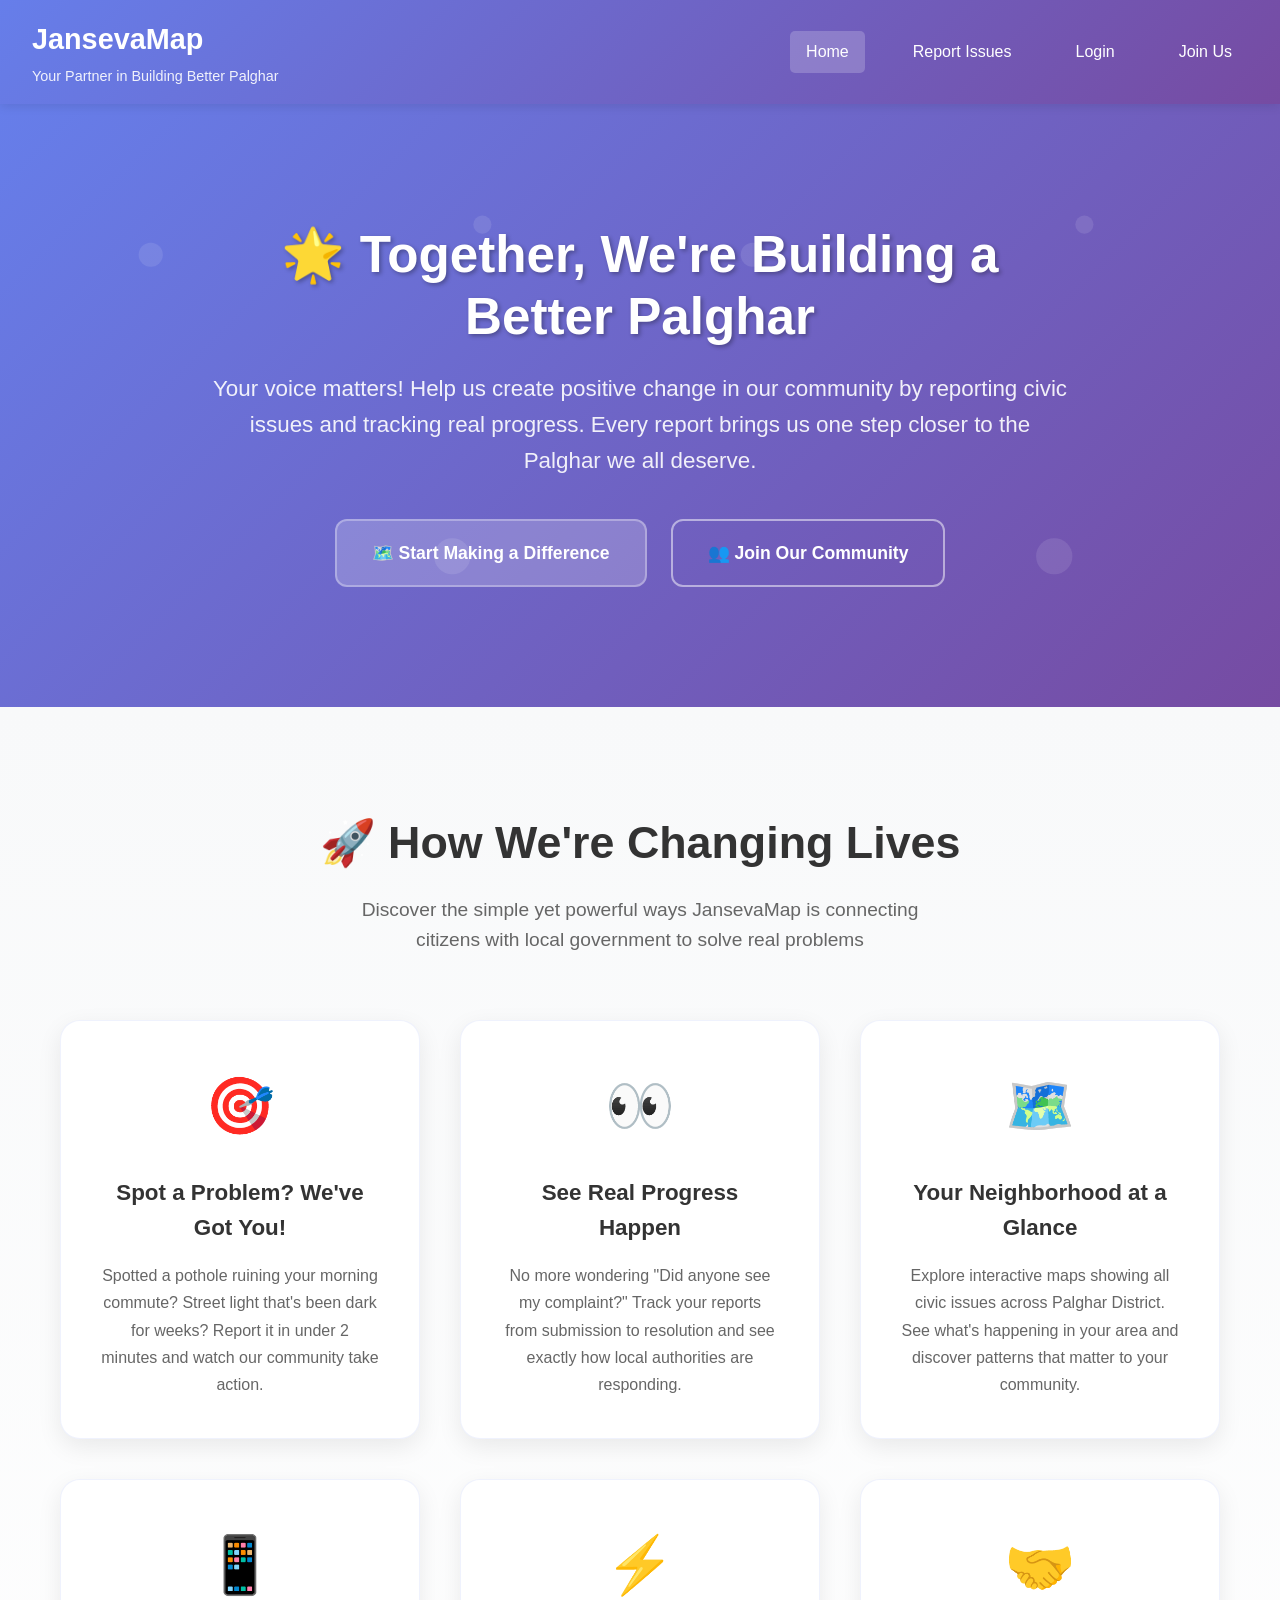
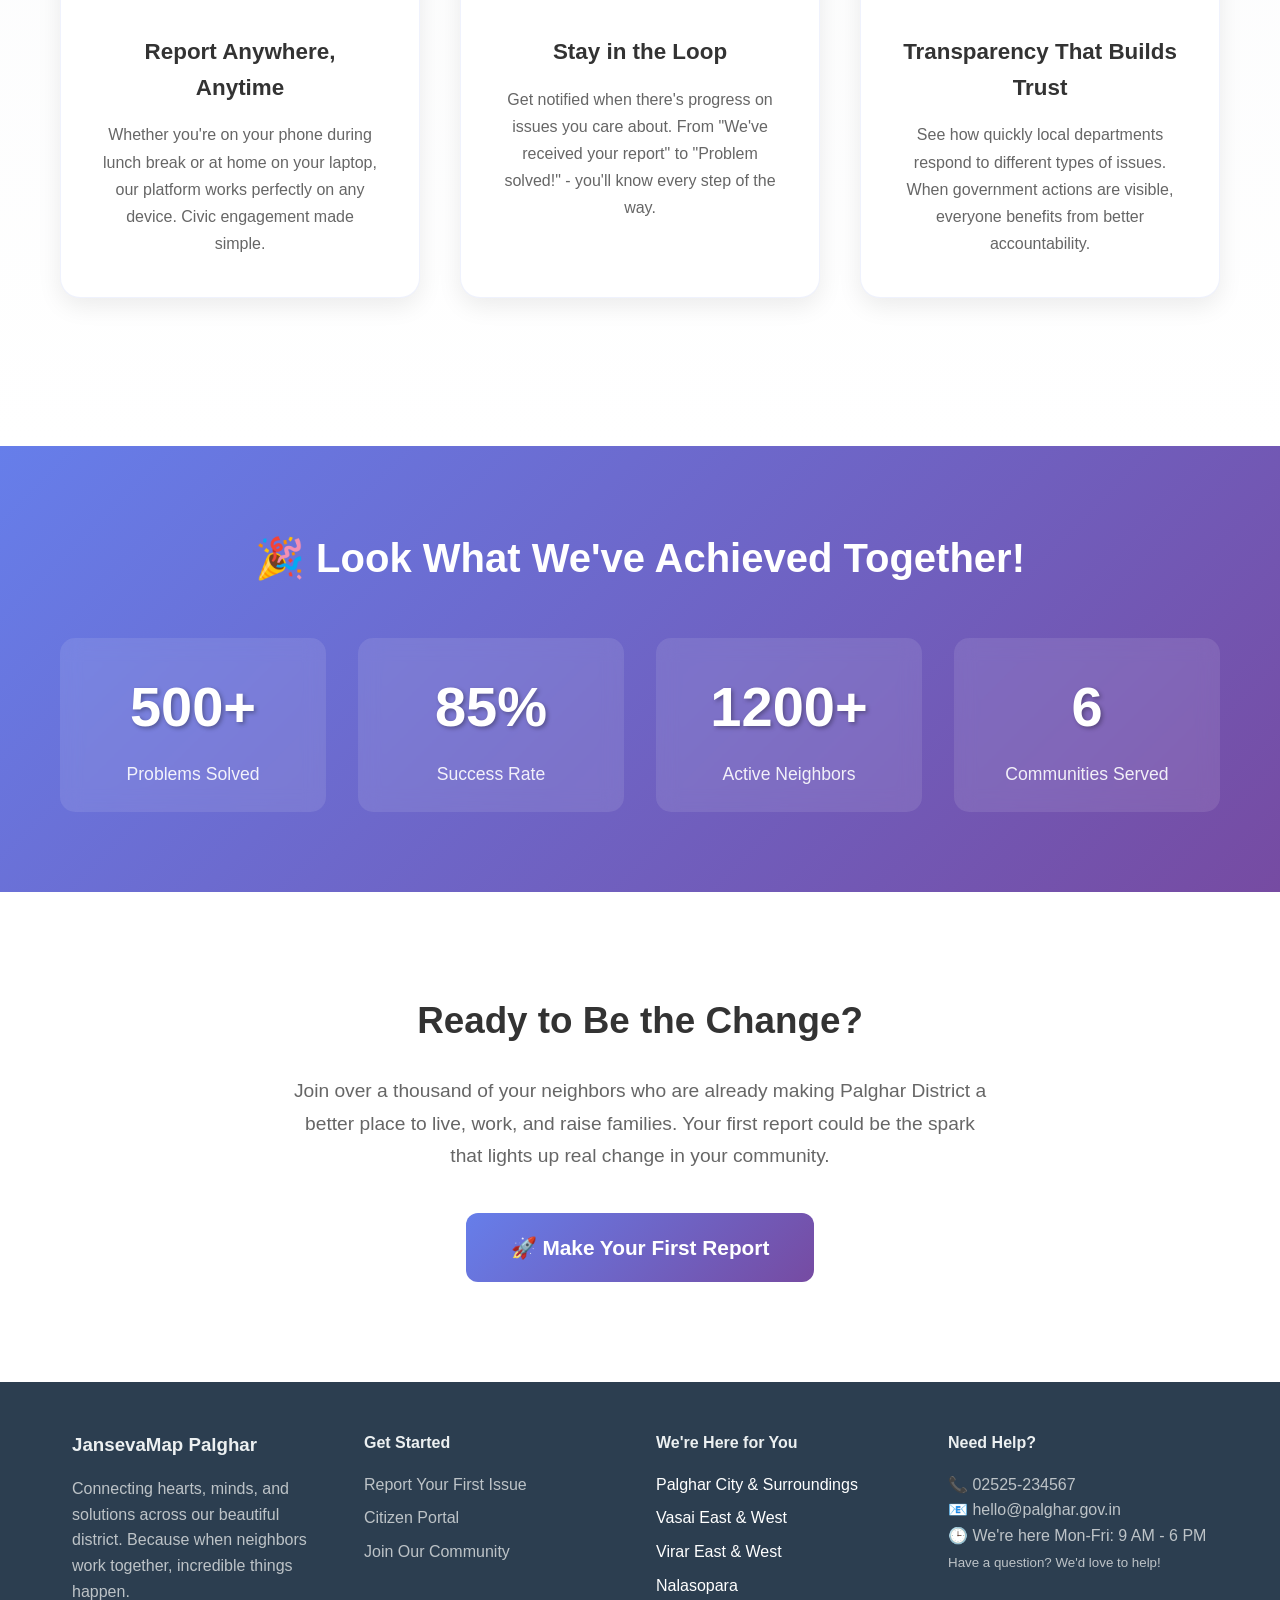
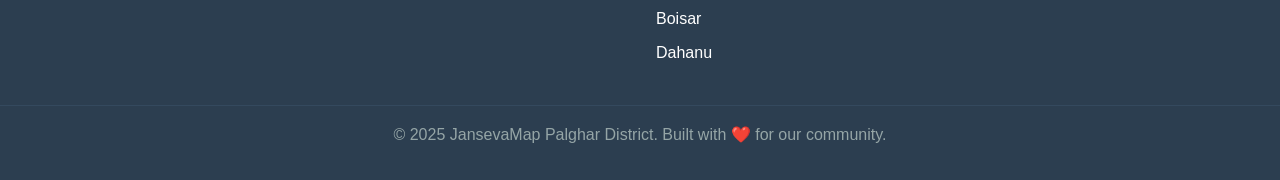
<file: frontend/index.html>
<!DOCTYPE html>
<html lang="en">
<head>
    <meta charset="UTF-8">
    <meta name="viewport" content="width=device-width, initial-scale=1.0">
    <title>JansevaMap - Your Voice Matters in Palghar District</title>
    <link rel="stylesheet" href="css/styles.css">
    <style>
        /* Index-specific styles */
        .hero-section {
            background: linear-gradient(135deg, #667eea 0%, #764ba2 100%);
            color: white;
            padding: 120px 0;
            text-align: center;
            position: relative;
            overflow: hidden;
        }
        
        .hero-section::before {
            content: '';
            position: absolute;
            top: 0;
            left: 0;
            right: 0;
            bottom: 0;
            background: url('data:image/svg+xml,<svg xmlns="http://www.w3.org/2000/svg" viewBox="0 0 100 100"><circle cx="25" cy="25" r="2" fill="rgba(255,255,255,0.1)"/><circle cx="75" cy="75" r="3" fill="rgba(255,255,255,0.1)"/><circle cx="80" cy="20" r="1.5" fill="rgba(255,255,255,0.1)"/></svg>');
            animation: float 20s infinite linear;
        }
        
        @keyframes float {
            0% { transform: translateY(0px); }
            100% { transform: translateY(-100px); }
        }
        
        .hero-content {
            position: relative;
            z-index: 1;
            max-width: 900px;
            margin: 0 auto;
            padding: 0 20px;
        }
        
        .hero-title {
            font-size: 3.2rem;
            font-weight: 700;
            margin-bottom: 1.5rem;
            text-shadow: 2px 2px 4px rgba(0,0,0,0.3);
            line-height: 1.2;
        }
        
        .hero-subtitle {
            font-size: 1.4rem;
            margin-bottom: 2.5rem;
            opacity: 0.9;
            line-height: 1.6;
        }
        
        .hero-buttons {
            display: flex;
            gap: 1.5rem;
            justify-content: center;
            flex-wrap: wrap;
        }
        
        .btn-hero {
            padding: 18px 35px;
            font-size: 1.1rem;
            font-weight: 600;
            border: none;
            border-radius: 12px;
            text-decoration: none;
            display: inline-flex;
            align-items: center;
            gap: 12px;
            transition: all 0.3s ease;
            min-width: 220px;
            justify-content: center;
        }
        
        .btn-primary {
            background: rgba(255,255,255,0.2);
            color: white;
            border: 2px solid rgba(255,255,255,0.3);
        }
        
        .btn-primary:hover {
            background: rgba(255,255,255,0.3);
            transform: translateY(-3px);
            box-shadow: 0 10px 20px rgba(0,0,0,0.2);
        }
        
        .btn-secondary {
            background: transparent;
            color: white;
            border: 2px solid rgba(255,255,255,0.5);
        }
        
        .btn-secondary:hover {
            background: rgba(255,255,255,0.1);
            transform: translateY(-3px);
        }
        
        .features-section {
            padding: 100px 0;
            background: linear-gradient(to bottom, #f8f9fa, #ffffff);
        }
        
        .container {
            max-width: 1200px;
            margin: 0 auto;
            padding: 0 20px;
        }
        
        .section-title {
            text-align: center;
            font-size: 2.8rem;
            font-weight: 700;
            color: #333;
            margin-bottom: 1rem;
        }
        
        .section-subtitle {
            text-align: center;
            font-size: 1.2rem;
            color: #666;
            margin-bottom: 4rem;
            max-width: 600px;
            margin-left: auto;
            margin-right: auto;
        }
        
        .features-grid {
            display: grid;
            grid-template-columns: repeat(auto-fit, minmax(320px, 1fr));
            gap: 2.5rem;
            margin-bottom: 3rem;
        }
        
        .feature-card {
            background: white;
            padding: 2.5rem;
            border-radius: 20px;
            box-shadow: 0 8px 25px rgba(0,0,0,0.08);
            text-align: center;
            transition: transform 0.3s ease, box-shadow 0.3s ease;
            border: 1px solid rgba(102, 126, 234, 0.1);
        }
        
        .feature-card:hover {
            transform: translateY(-10px);
            box-shadow: 0 20px 40px rgba(0,0,0,0.15);
        }
        
        .feature-icon {
            font-size: 3.5rem;
            margin-bottom: 1.5rem;
        }
        
        .feature-title {
            font-size: 1.4rem;
            font-weight: 600;
            color: #333;
            margin-bottom: 1rem;
        }
        
        .feature-description {
            color: #666;
            line-height: 1.7;
            font-size: 1rem;
        }
        
        .stats-section {
            padding: 80px 0;
            background: linear-gradient(135deg, #667eea 0%, #764ba2 100%);
            color: white;
        }
        
        .stats-title {
            text-align: center;
            font-size: 2.5rem;
            font-weight: 700;
            margin-bottom: 3rem;
        }
        
        .stats-grid {
            display: grid;
            grid-template-columns: repeat(auto-fit, minmax(220px, 1fr));
            gap: 2rem;
            text-align: center;
        }
        
        .stat-item {
            padding: 1.5rem;
            background: rgba(255,255,255,0.1);
            border-radius: 15px;
            backdrop-filter: blur(10px);
        }
        
        .stat-number {
            font-size: 3.5rem;
            font-weight: 700;
            margin-bottom: 0.5rem;
            text-shadow: 2px 2px 4px rgba(0,0,0,0.3);
        }
        
        .stat-label {
            font-size: 1.1rem;
            opacity: 0.9;
        }
        
        .cta-section {
            padding: 100px 0;
            background: white;
            text-align: center;
        }
        
        .cta-content {
            max-width: 700px;
            margin: 0 auto;
        }
        
        .cta-title {
            font-size: 2.3rem;
            font-weight: 700;
            color: #333;
            margin-bottom: 1.5rem;
        }
        
        .cta-description {
            font-size: 1.2rem;
            color: #666;
            margin-bottom: 2.5rem;
            line-height: 1.7;
        }
        
        .cta-button {
            background: linear-gradient(135deg, #667eea 0%, #764ba2 100%);
            color: white;
            padding: 18px 45px;
            font-size: 1.3rem;
            font-weight: 600;
            border: none;
            border-radius: 12px;
            text-decoration: none;
            display: inline-flex;
            align-items: center;
            gap: 12px;
            transition: all 0.3s ease;
        }
        
        .cta-button:hover {
            transform: translateY(-3px);
            box-shadow: 0 15px 30px rgba(102, 126, 234, 0.4);
        }
        
        @media (max-width: 768px) {
            .hero-title {
                font-size: 2.2rem;
            }
            
            .hero-subtitle {
                font-size: 1.1rem;
            }
            
            .hero-buttons {
                flex-direction: column;
                align-items: center;
            }
            
            .features-grid {
                grid-template-columns: 1fr;
            }
            
            .stats-grid {
                grid-template-columns: repeat(2, 1fr);
            }
        }
    </style>
</head>
<body>
    <!-- Navigation -->
    <header>
        <nav class="navbar">
            <div class="nav-brand">
                <h1>JansevaMap</h1>
                <p>Your Partner in Building Better Palghar</p>
            </div>
            <div class="nav-links">
                <a href="index.html" class="nav-link active">Home</a>
                <a href="map.html" class="nav-link">Report Issues</a>
                <a href="login.html" class="nav-link">Login</a>
                <a href="register.html" class="nav-link">Join Us</a>
            </div>
        </nav>
    </header>

    <!-- Hero Section -->
    <section class="hero-section">
        <div class="hero-content">
            <h1 class="hero-title">🌟 Together, We're Building a Better Palghar</h1>
            <p class="hero-subtitle">
                Your voice matters! Help us create positive change in our community by reporting civic issues and tracking real progress. Every report brings us one step closer to the Palghar we all deserve.
            </p>
            <div class="hero-buttons">
                <a href="map.html" class="btn-hero btn-primary">
                    🗺️ Start Making a Difference
                </a>
                <a href="register.html" class="btn-hero btn-secondary">
                    👥 Join Our Community
                </a>
            </div>
        </div>
    </section>

    <!-- Features Section -->
    <section class="features-section">
        <div class="container">
            <h2 class="section-title">🚀 How We're Changing Lives</h2>
            <p class="section-subtitle">
                Discover the simple yet powerful ways JansevaMap is connecting citizens with local government to solve real problems
            </p>
            <div class="features-grid">
                <div class="feature-card">
                    <div class="feature-icon">🎯</div>
                    <h3 class="feature-title">Spot a Problem? We've Got You!</h3>
                    <p class="feature-description">
                        Spotted a pothole ruining your morning commute? Street light that's been dark for weeks? Report it in under 2 minutes and watch our community take action.
                    </p>
                </div>
                
                <div class="feature-card">
                    <div class="feature-icon">👀</div>
                    <h3 class="feature-title">See Real Progress Happen</h3>
                    <p class="feature-description">
                        No more wondering "Did anyone see my complaint?" Track your reports from submission to resolution and see exactly how local authorities are responding.
                    </p>
                </div>
                
                <div class="feature-card">
                    <div class="feature-icon">🗺️</div>
                    <h3 class="feature-title">Your Neighborhood at a Glance</h3>
                    <p class="feature-description">
                        Explore interactive maps showing all civic issues across Palghar District. See what's happening in your area and discover patterns that matter to your community.
                    </p>
                </div>
                
                <div class="feature-card">
                    <div class="feature-icon">📱</div>
                    <h3 class="feature-title">Report Anywhere, Anytime</h3>
                    <p class="feature-description">
                        Whether you're on your phone during lunch break or at home on your laptop, our platform works perfectly on any device. Civic engagement made simple.
                    </p>
                </div>
                
                <div class="feature-card">
                    <div class="feature-icon">⚡</div>
                    <h3 class="feature-title">Stay in the Loop</h3>
                    <p class="feature-description">
                        Get notified when there's progress on issues you care about. From "We've received your report" to "Problem solved!" - you'll know every step of the way.
                    </p>
                </div>
                
                <div class="feature-card">
                    <div class="feature-icon">🤝</div>
                    <h3 class="feature-title">Transparency That Builds Trust</h3>
                    <p class="feature-description">
                        See how quickly local departments respond to different types of issues. When government actions are visible, everyone benefits from better accountability.
                    </p>
                </div>
            </div>
        </div>
    </section>

    <!-- Stats Section -->
    <section class="stats-section">
        <div class="container">
            <h2 class="stats-title">🎉 Look What We've Achieved Together!</h2>
            <div class="stats-grid">
                <div class="stat-item">
                    <div class="stat-number">500+</div>
                    <div class="stat-label">Problems Solved</div>
                </div>
                <div class="stat-item">
                    <div class="stat-number">85%</div>
                    <div class="stat-label">Success Rate</div>
                </div>
                <div class="stat-item">
                    <div class="stat-number">1200+</div>
                    <div class="stat-label">Active Neighbors</div>
                </div>
                <div class="stat-item">
                    <div class="stat-number">6</div>
                    <div class="stat-label">Communities Served</div>
                </div>
            </div>
        </div>
    </section>

    <!-- Call to Action -->
    <section class="cta-section">
        <div class="container">
            <div class="cta-content">
                <h2 class="cta-title">Ready to Be the Change?</h2>
                <p class="cta-description">
                    Join over a thousand of your neighbors who are already making Palghar District a better place to live, work, and raise families. Your first report could be the spark that lights up real change in your community.
                </p>
                <a href="map.html" class="cta-button">
                    🚀 Make Your First Report
                </a>
            </div>
        </div>
    </section>

    <!-- Footer -->
    <footer>
        <div class="footer-content">
            <div class="footer-section">
                <h3>JansevaMap Palghar</h3>
                <p>Connecting hearts, minds, and solutions across our beautiful district. Because when neighbors work together, incredible things happen.</p>
            </div>
            <div class="footer-section">
                <h4>Get Started</h4>
                <ul>
                    <li><a href="map.html">Report Your First Issue</a></li>
                    <li><a href="login.html">Citizen Portal</a></li>
                    <li><a href="register.html">Join Our Community</a></li>
                </ul>
            </div>
            <div class="footer-section">
                <h4>We're Here for You</h4>
                <ul>
                    <li>Palghar City & Surroundings</li>
                    <li>Vasai East & West</li>
                    <li>Virar East & West</li>
                    <li>Nalasopara</li>
                    <li>Boisar</li>
                    <li>Dahanu</li>
                </ul>
            </div>
            <div class="footer-section">
                <h4>Need Help?</h4>
                <p>📞 02525-234567</p>
                <p>📧 hello@palghar.gov.in</p>
                <p>🕒 We're here Mon-Fri: 9 AM - 6 PM</p>
                <p><small>Have a question? We'd love to help!</small></p>
            </div>
        </div>
        <div class="footer-bottom">
            <p>&copy; 2025 JansevaMap Palghar District. Built with ❤️ for our community.</p>
        </div>
    </footer>
</body>
</html>
</file>
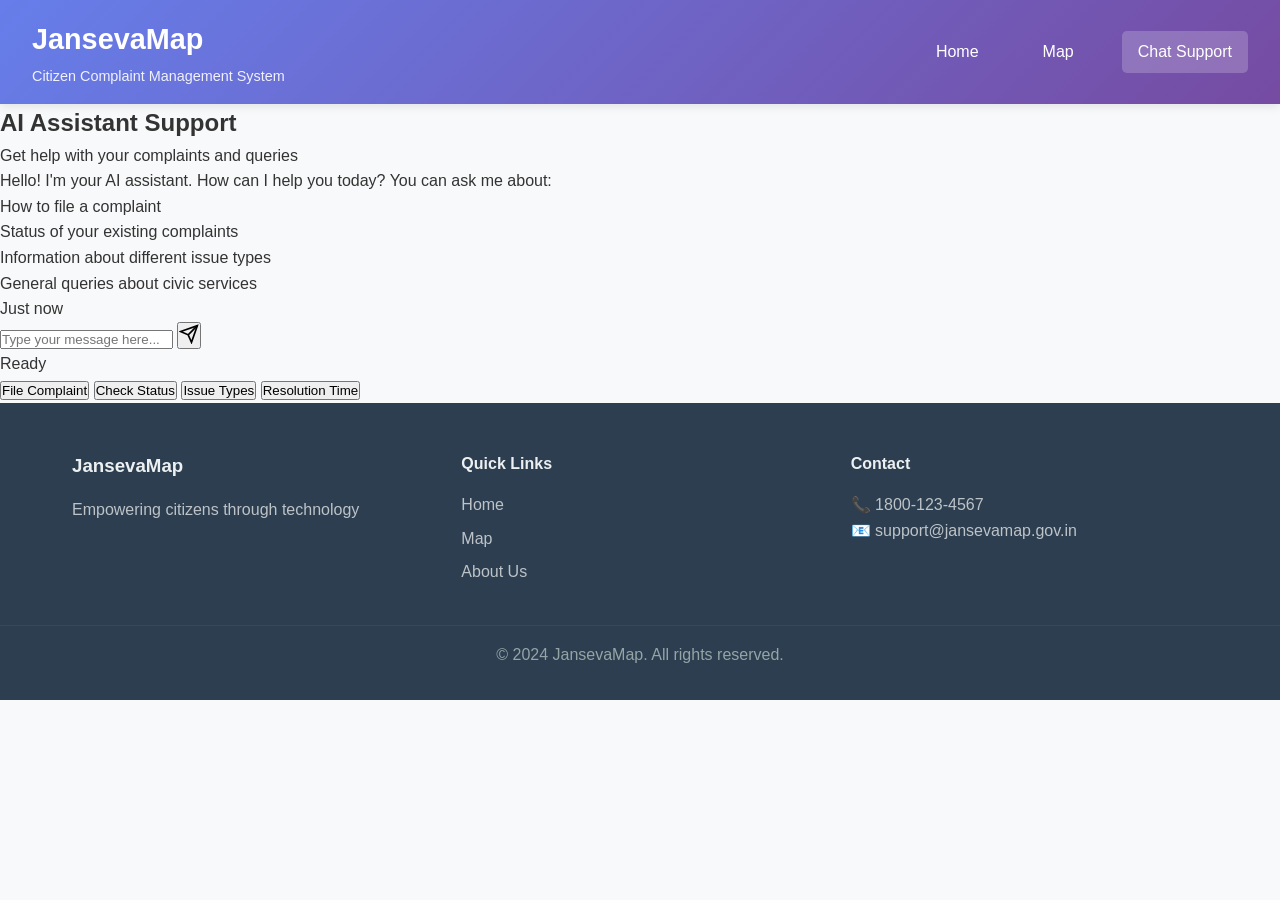
<file: frontend/chat.html>
<!DOCTYPE html>
<html lang="en">
<head>
    <meta charset="UTF-8">
    <meta name="viewport" content="width=device-width, initial-scale=1.0">
    <title>Chat Support - JansevaMap</title>
    <link rel="stylesheet" href="css/styles.css">
</head>
<body>
    <header>
        <nav class="navbar">
            <div class="nav-brand">
                <h1>JansevaMap</h1>
                <p>Citizen Complaint Management System</p>
            </div>
            <div class="nav-links">
                <a href="index.html" class="nav-link">Home</a>
                <a href="map.html" class="nav-link">Map</a>
                <a href="chat.html" class="nav-link active">Chat Support</a>
            </div>
        </nav>
    </header>

    <main>
        <section class="chat-section">
            <div class="chat-header">
                <h2>AI Assistant Support</h2>
                <p>Get help with your complaints and queries</p>
            </div>
            
            <div id="chat-messages" class="chat-messages">
                <div class="message bot-message">
                    <div class="message-content">
                        <p>Hello! I'm your AI assistant. How can I help you today? You can ask me about:</p>
                        <ul>
                            <li>How to file a complaint</li>
                            <li>Status of your existing complaints</li>
                            <li>Information about different issue types</li>
                            <li>General queries about civic services</li>
                        </ul>
                    </div>
                    <div class="message-time">Just now</div>
                </div>
            </div>
            
            <div class="chat-input-container">
                <div class="chat-input-wrapper">
                    <input type="text" id="chat-input" placeholder="Type your message here..." maxlength="500">
                    <button id="send-btn" class="send-btn">
                        <svg width="20" height="20" viewBox="0 0 24 24" fill="none" stroke="currentColor" stroke-width="2">
                            <line x1="22" y1="2" x2="11" y2="13"></line>
                            <polygon points="22,2 15,22 11,13 2,9"></polygon>
                        </svg>
                    </button>
                </div>
                <div class="chat-status" id="chat-status">Ready</div>
            </div>
            
            <div class="quick-actions">
                <button class="quick-action-btn" data-message="How do I file a complaint?">File Complaint</button>
                <button class="quick-action-btn" data-message="Check my complaint status">Check Status</button>
                <button class="quick-action-btn" data-message="What types of issues can I report?">Issue Types</button>
                <button class="quick-action-btn" data-message="How long does it take to resolve complaints?">Resolution Time</button>
            </div>
        </section>
    </main>

    <footer>
        <div class="footer-content">
            <div class="footer-section">
                <h3>JansevaMap</h3>
                <p>Empowering citizens through technology</p>
            </div>
            <div class="footer-section">
                <h4>Quick Links</h4>
                <ul>
                    <li><a href="index.html">Home</a></li>
                    <li><a href="map.html">Map</a></li>
                    <li><a href="#about">About Us</a></li>
                </ul>
            </div>
            <div class="footer-section">
                <h4>Contact</h4>
                <p>📞 1800-123-4567</p>
                <p>📧 support@jansevamap.gov.in</p>
            </div>
        </div>
        <div class="footer-bottom">
            <p>&copy; 2024 JansevaMap. All rights reserved.</p>
        </div>
    </footer>

    <script src="js/chat.js"></script>
</body>
</html>
</file>
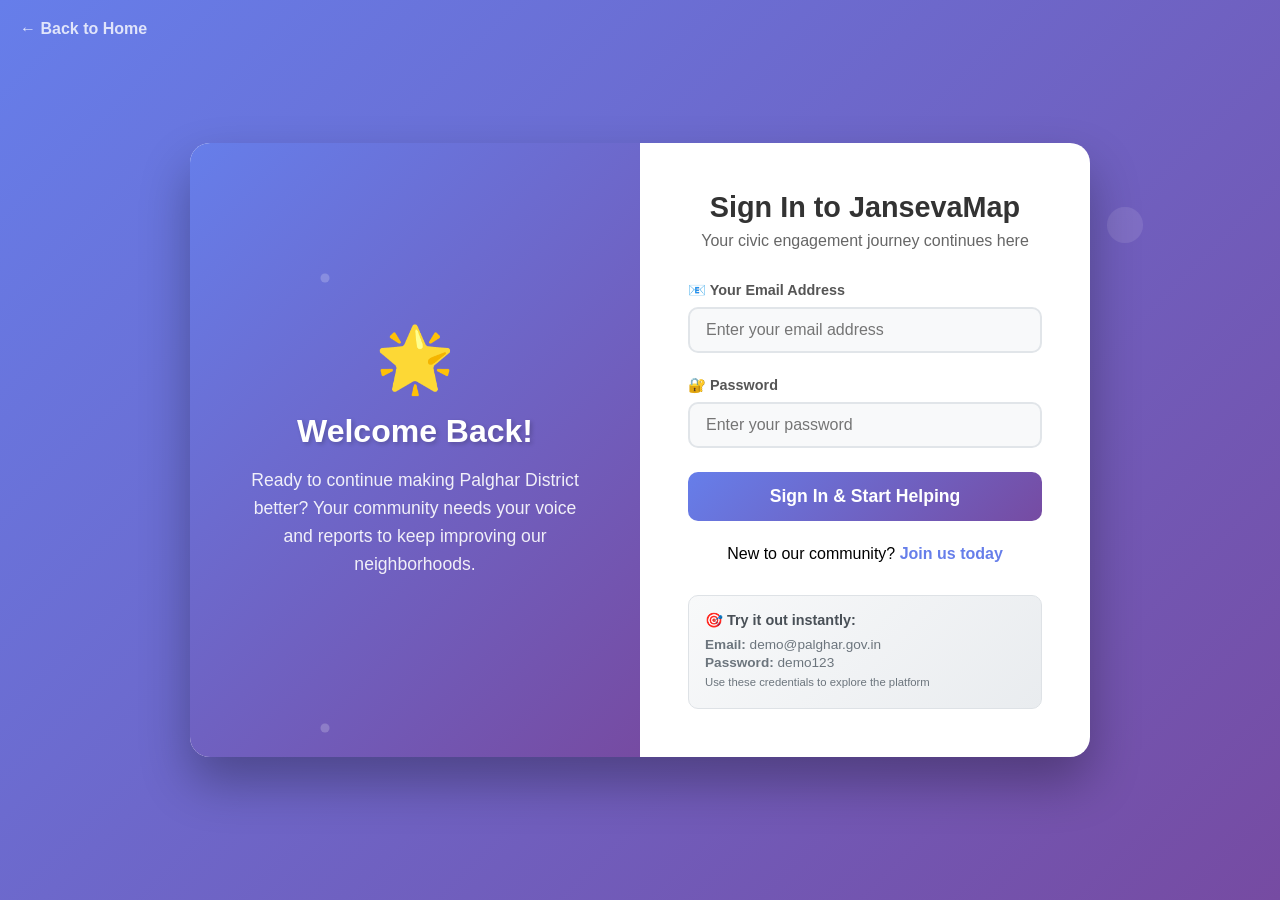
<file: frontend/login.html>
<!DOCTYPE html>
<html lang="en">
<head>
    <meta charset="UTF-8">
    <meta name="viewport" content="width=device-width, initial-scale=1.0">
    <title>Welcome Back - JansevaMap Palghar</title>
    <style>
        * {
            margin: 0;
            padding: 0;
            box-sizing: border-box;
        }

        body {
            font-family: 'Segoe UI', Tahoma, Geneva, Verdana, sans-serif;
            background: linear-gradient(135deg, #667eea 0%, #764ba2 100%);
            min-height: 100vh;
            display: flex;
            align-items: center;
            justify-content: center;
            padding: 20px;
            position: relative;
        }

        body::before {
            content: '';
            position: absolute;
            top: 0;
            left: 0;
            right: 0;
            bottom: 0;
            background: url('data:image/svg+xml,<svg xmlns="http://www.w3.org/2000/svg" viewBox="0 0 100 100"><circle cx="25" cy="25" r="2" fill="rgba(255,255,255,0.1)"/><circle cx="75" cy="75" r="3" fill="rgba(255,255,255,0.1)"/></svg>');
            animation: float 20s infinite linear;
        }

        @keyframes float {
            0% { transform: translateY(0px); }
            100% { transform: translateY(-100px); }
        }

        .login-container {
            position: relative;
            z-index: 1;
            display: grid;
            grid-template-columns: 1fr 1fr;
            max-width: 900px;
            width: 100%;
            background: white;
            border-radius: 20px;
            box-shadow: 0 25px 50px rgba(0, 0, 0, 0.3);
            overflow: hidden;
            min-height: 500px;
        }

        .login-branding {
            background: linear-gradient(135deg, #667eea 0%, #764ba2 100%);
            color: white;
            padding: 3rem;
            display: flex;
            flex-direction: column;
            justify-content: center;
            text-align: center;
            position: relative;
        }

        .login-branding::before {
            content: '';
            position: absolute;
            top: 0;
            left: 0;
            right: 0;
            bottom: 0;
            background: url('data:image/svg+xml,<svg xmlns="http://www.w3.org/2000/svg" viewBox="0 0 100 100"><circle cx="30" cy="30" r="1" fill="rgba(255,255,255,0.2)"/></svg>');
            animation: float 30s infinite linear reverse;
        }

        .brand-content {
            position: relative;
            z-index: 1;
        }

        .brand-logo {
            font-size: 4rem;
            margin-bottom: 1rem;
        }

        .brand-title {
            font-size: 2rem;
            font-weight: 700;
            margin-bottom: 1rem;
            text-shadow: 2px 2px 4px rgba(0,0,0,0.2);
        }

        .brand-subtitle {
            font-size: 1.1rem;
            opacity: 0.9;
            line-height: 1.6;
        }

        .login-form-section {
            padding: 3rem;
            display: flex;
            flex-direction: column;
            justify-content: center;
        }

        .form-header {
            text-align: center;
            margin-bottom: 2rem;
        }

        .form-header h2 {
            font-size: 1.8rem;
            color: #333;
            margin-bottom: 0.5rem;
        }

        .form-header p {
            color: #666;
            font-size: 1rem;
        }

        .form-group {
            margin-bottom: 1.5rem;
        }

        .form-group label {
            display: block;
            margin-bottom: 0.5rem;
            color: #555;
            font-weight: 600;
            font-size: 0.9rem;
        }

        .form-group input {
            width: 100%;
            padding: 12px 16px;
            border: 2px solid #e1e5e9;
            border-radius: 10px;
            font-size: 1rem;
            transition: all 0.3s ease;
            background: #f8f9fa;
        }

        .form-group input:focus {
            outline: none;
            border-color: #667eea;
            background: white;
            box-shadow: 0 0 0 3px rgba(102, 126, 234, 0.1);
        }

        .btn-primary {
            width: 100%;
            padding: 14px;
            background: linear-gradient(135deg, #667eea 0%, #764ba2 100%);
            color: white;
            border: none;
            border-radius: 10px;
            font-size: 1.1rem;
            font-weight: 600;
            cursor: pointer;
            transition: all 0.3s ease;
            margin-bottom: 1.5rem;
        }

        .btn-primary:hover {
            transform: translateY(-2px);
            box-shadow: 0 10px 25px rgba(102, 126, 234, 0.4);
        }

        .form-links {
            text-align: center;
            margin-bottom: 1rem;
        }

        .form-links a {
            color: #667eea;
            text-decoration: none;
            font-weight: 600;
        }

        .form-links a:hover {
            text-decoration: underline;
        }

        .demo-credentials {
            background: linear-gradient(135deg, #f8f9fa, #e9ecef);
            padding: 1rem;
            border-radius: 10px;
            border: 1px solid #dee2e6;
            margin-top: 1rem;
        }

        .demo-credentials h4 {
            color: #495057;
            margin-bottom: 0.5rem;
            font-size: 0.9rem;
        }

        .demo-credentials p {
            color: #6c757d;
            font-size: 0.85rem;
            margin: 0.2rem 0;
        }

        .back-home {
            position: absolute;
            top: 20px;
            left: 20px;
            z-index: 10;
        }

        .back-home a {
            color: rgba(255, 255, 255, 0.8);
            text-decoration: none;
            display: flex;
            align-items: center;
            gap: 0.5rem;
            font-weight: 600;
            transition: all 0.3s ease;
        }

        .back-home a:hover {
            color: white;
            transform: translateX(-5px);
        }

        @media (max-width: 768px) {
            .login-container {
                grid-template-columns: 1fr;
                margin: 10px;
            }
            
            .login-branding {
                padding: 2rem;
            }
            
            .brand-logo {
                font-size: 3rem;
            }
            
            .brand-title {
                font-size: 1.5rem;
            }
            
            .login-form-section {
                padding: 2rem;
            }
        }

        .loading {
            display: inline-block;
            width: 16px;
            height: 16px;
            border: 2px solid rgba(255,255,255,.3);
            border-radius: 50%;
            border-top-color: #fff;
            animation: spin 1s ease-in-out infinite;
        }

        @keyframes spin {
            to { transform: rotate(360deg); }
        }

        .alert {
            padding: 12px 16px;
            border-radius: 8px;
            margin-bottom: 1rem;
            text-align: center;
            font-weight: 600;
            display: none;
        }

        .alert-success {
            background: #d4edda;
            color: #155724;
            border: 1px solid #c3e6cb;
        }

        .alert-error {
            background: #f8d7da;
            color: #721c24;
            border: 1px solid #f5c6cb;
        }
    </style>
</head>
<body>
    <div class="back-home">
        <a href="index.html">← Back to Home</a>
    </div>

    <div class="login-container">
        <div class="login-branding">
            <div class="brand-content">
                <div class="brand-logo">🌟</div>
                <h1 class="brand-title">Welcome Back!</h1>
                <p class="brand-subtitle">
                    Ready to continue making Palghar District better? Your community needs your voice and reports to keep improving our neighborhoods.
                </p>
            </div>
        </div>

        <div class="login-form-section">
            <div class="form-header">
                <h2>Sign In to JansevaMap</h2>
                <p>Your civic engagement journey continues here</p>
            </div>

            <div id="alert" class="alert"></div>

            <form id="loginForm">
                <div class="form-group">
                    <label for="email">📧 Your Email Address</label>
                    <input type="email" id="email" name="email" required placeholder="Enter your email address">
                </div>

                <div class="form-group">
                    <label for="password">🔐 Password</label>
                    <input type="password" id="password" name="password" required placeholder="Enter your password">
                </div>

                <button type="submit" class="btn-primary" id="loginBtn">
                    Sign In & Start Helping
                </button>
            </form>

            <div class="form-links">
                <p>New to our community? <a href="register.html">Join us today</a></p>
            </div>

            <div class="demo-credentials">
                <h4>🎯 Try it out instantly:</h4>
                <p><strong>Email:</strong> demo@palghar.gov.in</p>
                <p><strong>Password:</strong> demo123</p>
                <p><small>Use these credentials to explore the platform</small></p>
            </div>
        </div>
    </div>

    <script>
        document.getElementById('loginForm').addEventListener('submit', function(e) {
            e.preventDefault();
            
            const email = document.getElementById('email').value;
            const password = document.getElementById('password').value;
            const loginBtn = document.getElementById('loginBtn');
            const alert = document.getElementById('alert');
            
            if (!email || !password) {
                showAlert('Please fill in both email and password', 'error');
                return;
            }
            
            loginBtn.innerHTML = '<span class="loading"></span> Signing you in...';
            loginBtn.disabled = true;
            
            setTimeout(() => {
                if (email === 'demo@palghar.gov.in' && password === 'demo123') {
                    showAlert('Welcome back! Redirecting you to the map...', 'success');
                    setTimeout(() => {
                        window.location.href = 'map.html';
                    }, 1500);
                } else {
                    showAlert('Hmm, we couldn\'t find that account. Please check your credentials.', 'error');
                    loginBtn.innerHTML = 'Sign In & Start Helping';
                    loginBtn.disabled = false;
                }
            }, 2000);
        });

        function showAlert(message, type) {
            const alert = document.getElementById('alert');
            alert.textContent = message;
            alert.className = `alert alert-${type}`;
            alert.style.display = 'block';
            
            if (type === 'error') {
                setTimeout(() => {
                    alert.style.display = 'none';
                }, 5000);
            }
        }

        document.getElementById('email').addEventListener('keyup', function(e) {
            if (e.key === 'Enter') {
                document.getElementById('password').focus();
            }
        });
    </script>
</body>
</html>
</file>
<file: frontend/css/styles.css>
* {
    margin: 0;
    padding: 0;
    box-sizing: border-box;
}

body {
    font-family: 'Segoe UI', Tahoma, Geneva, Verdana, sans-serif;
    line-height: 1.6;
    color: #333;
    background-color: #f8f9fa;
}

.navbar {
    background: linear-gradient(135deg, #667eea 0%, #764ba2 100%);
    color: white;
    padding: 1rem 2rem;
    display: flex;
    justify-content: space-between;
    align-items: center;
    box-shadow: 0 2px 10px rgba(0,0,0,0.1);
    position: sticky;
    top: 0;
    z-index: 1000;
}

.nav-brand h1 {
    font-size: 1.8rem;
    font-weight: 700;
    margin-bottom: 0.2rem;
}

.nav-brand p {
    font-size: 0.9rem;
    opacity: 0.9;
}

.nav-links {
    display: flex;
    gap: 2rem;
}

.nav-link {
    color: white;
    text-decoration: none;
    padding: 0.5rem 1rem;
    border-radius: 5px;
    transition: background-color 0.3s ease;
}

.nav-link:hover,
.nav-link.active {
    background-color: rgba(255, 255, 255, 0.2);
}

.map-section {
    position: relative;
    height: 100vh;
    width: 100%;
}

.map-controls {
    position: absolute;
    top: 20px;
    left: 20px;
    z-index: 1000;
    display: flex;
    gap: 10px;
    flex-wrap: wrap;
    background: rgba(255, 255, 255, 0.95);
    padding: 15px;
    border-radius: 10px;
    box-shadow: 0 4px 15px rgba(0,0,0,0.1);
    backdrop-filter: blur(10px);
}

#map {
    height: 100%;
    width: 100%;
    z-index: 1;
}

.btn {
    padding: 0.6rem 1.2rem;
    border: none;
    border-radius: 6px;
    cursor: pointer;
    font-size: 0.9rem;
    font-weight: 600;
    text-decoration: none;
    display: inline-flex;
    align-items: center;
    gap: 0.5rem;
    transition: all 0.3s ease;
    min-width: 120px;
    justify-content: center;
}

.btn-primary {
    background: linear-gradient(135deg, #667eea 0%, #764ba2 100%);
    color: white;
}

.btn-primary:hover {
    transform: translateY(-2px);
    box-shadow: 0 5px 15px rgba(102, 126, 234, 0.4);
}

.btn-secondary {
    background: #6c757d;
    color: white;
}

.btn-secondary:hover {
    background: #5a6268;
    transform: translateY(-2px);
}

.filter-select {
    padding: 0.6rem;
    border: 1px solid #ddd;
    border-radius: 6px;
    font-size: 0.9rem;
    background: white;
    cursor: pointer;
}

/* Complaint Form */
.complaint-form {
    position: fixed;
    top: 0;
    left: 0;
    right: 0;
    bottom: 0;
    background: rgba(0, 0, 0, 0.7);
    z-index: 2000;
    display: flex;
    align-items: center;
    justify-content: center;
    padding: 20px;
}

.complaint-form.hidden {
    display: none;
}

.form-container {
    background: white;
    padding: 2rem;
    border-radius: 15px;
    width: 100%;
    max-width: 500px;
    max-height: 90vh;
    overflow-y: auto;
    box-shadow: 0 20px 40px rgba(0,0,0,0.3);
}

.form-container h2 {
    margin-bottom: 1.5rem;
    color: #333;
    text-align: center;
}

.form-group {
    margin-bottom: 1.5rem;
}

.form-group label {
    display: block;
    margin-bottom: 0.5rem;
    color: #555;
    font-weight: 600;
}

.form-group input,
.form-group textarea,
.form-group select {
    width: 100%;
    padding: 0.8rem;
    border: 2px solid #e1e5e9;
    border-radius: 8px;
    font-size: 1rem;
    transition: border-color 0.3s ease;
}

.form-group input:focus,
.form-group textarea:focus,
.form-group select:focus {
    outline: none;
    border-color: #667eea;
}

.form-actions {
    display: flex;
    gap: 1rem;
    margin-top: 2rem;
}

.form-actions .btn {
    flex: 1;
}

.complaints-sidebar {
    position: fixed;
    top: 100px;
    right: 20px;
    width: 300px;
    max-height: 60vh;
    background: rgba(255, 255, 255, 0.95);
    padding: 20px;
    border-radius: 10px;
    box-shadow: 0 4px 15px rgba(0,0,0,0.1);
    backdrop-filter: blur(10px);
    z-index: 1000;
    overflow-y: auto;
}

.complaints-sidebar h3 {
    margin-bottom: 1rem;
    color: #333;
    border-bottom: 2px solid #667eea;
    padding-bottom: 0.5rem;
}

.area-complaints-list {
    display: flex;
    flex-direction: column;
    gap: 1rem;
}

.complaint-item {
    background: white;
    padding: 15px;
    border-radius: 8px;
    border-left: 4px solid #667eea;
    box-shadow: 0 2px 8px rgba(0,0,0,0.1);
}

.complaint-item h4 {
    margin-bottom: 0.5rem;
    color: #333;
    font-size: 0.9rem;
}

.complaint-item p {
    font-size: 0.8rem;
    color: #666;
    margin-bottom: 0.5rem;
}

.complaint-status {
    display: inline-block;
    padding: 0.2rem 0.5rem;
    border-radius: 4px;
    font-size: 0.7rem;
    font-weight: 600;
    text-transform: uppercase;
}

.status-pending {
    background: #fff3cd;
    color: #856404;
}

.status-processing {
    background: #d1ecf1;
    color: #0c5460;
}

.status-resolved {
    background: #d4edda;
    color: #155724;
}

footer {
    background: #2c3e50;
    color: white;
    padding: 3rem 0 1rem;
    margin-top: 0;
}

.footer-content {
    max-width: 1200px;
    margin: 0 auto;
    padding: 0 2rem;
    display: grid;
    grid-template-columns: repeat(auto-fit, minmax(250px, 1fr));
    gap: 2rem;
}

.footer-section h3,
.footer-section h4 {
    margin-bottom: 1rem;
    color: #ecf0f1;
}

.footer-section p,
.footer-section a {
    color: #bdc3c7;
    text-decoration: none;
}

.footer-section a:hover {
    color: #ecf0f1;
}

.footer-section ul {
    list-style: none;
}

.footer-section ul li {
    margin-bottom: 0.5rem;
}

.footer-bottom {
    text-align: center;
    padding: 1rem 0;
    border-top: 1px solid #34495e;
    margin-top: 2rem;
    color: #95a5a6;
}

@media (max-width: 768px) {
    .navbar {
        padding: 1rem;
        flex-direction: column;
        gap: 1rem;
    }

    .nav-links {
        gap: 1rem;
    }

    .map-controls {
        position: relative;
        top: 0;
        left: 0;
        width: 100%;
        margin-bottom: 10px;
    }

    .complaints-sidebar {
        position: relative;
        top: 0;
        right: 0;
        width: 100%;
        margin: 20px 0;
    }

    .form-container {
        margin: 20px;
        padding: 1.5rem;
    }

    .form-actions {
        flex-direction: column;
    }
}

.priority-urgent {
    filter: hue-rotate(0deg) brightness(1.2);
}

.priority-high {
    filter: hue-rotate(30deg) brightness(1.1);
}

.priority-medium {
    filter: hue-rotate(60deg);
}

.priority-low {
    filter: hue-rotate(120deg) brightness(0.9);
}

/* Loading Animation */
.loading {
    display: inline-block;
    width: 20px;
    height: 20px;
    border: 3px solid rgba(255,255,255,.3);
    border-radius: 50%;
    border-top-color: #fff;
    animation: spin 1s ease-in-out infinite;
}

@keyframes spin {
    to { transform: rotate(360deg); }
}
.alert {
    padding: 1rem;
    border-radius: 8px;
    margin: 1rem 0;
    font-weight: 600;
}

.alert-success {
    background: #d4edda;
    color: #155724;
    border: 1px solid #c3e6cb;
}

.alert-error {
    background: #f8d7da;
    color: #721c24;
    border: 1px solid #f5c6cb;
}

.alert-info {
    background: #d1ecf1;
    color: #0c5460;
    border: 1px solid #bee5eb;
}
</file>
